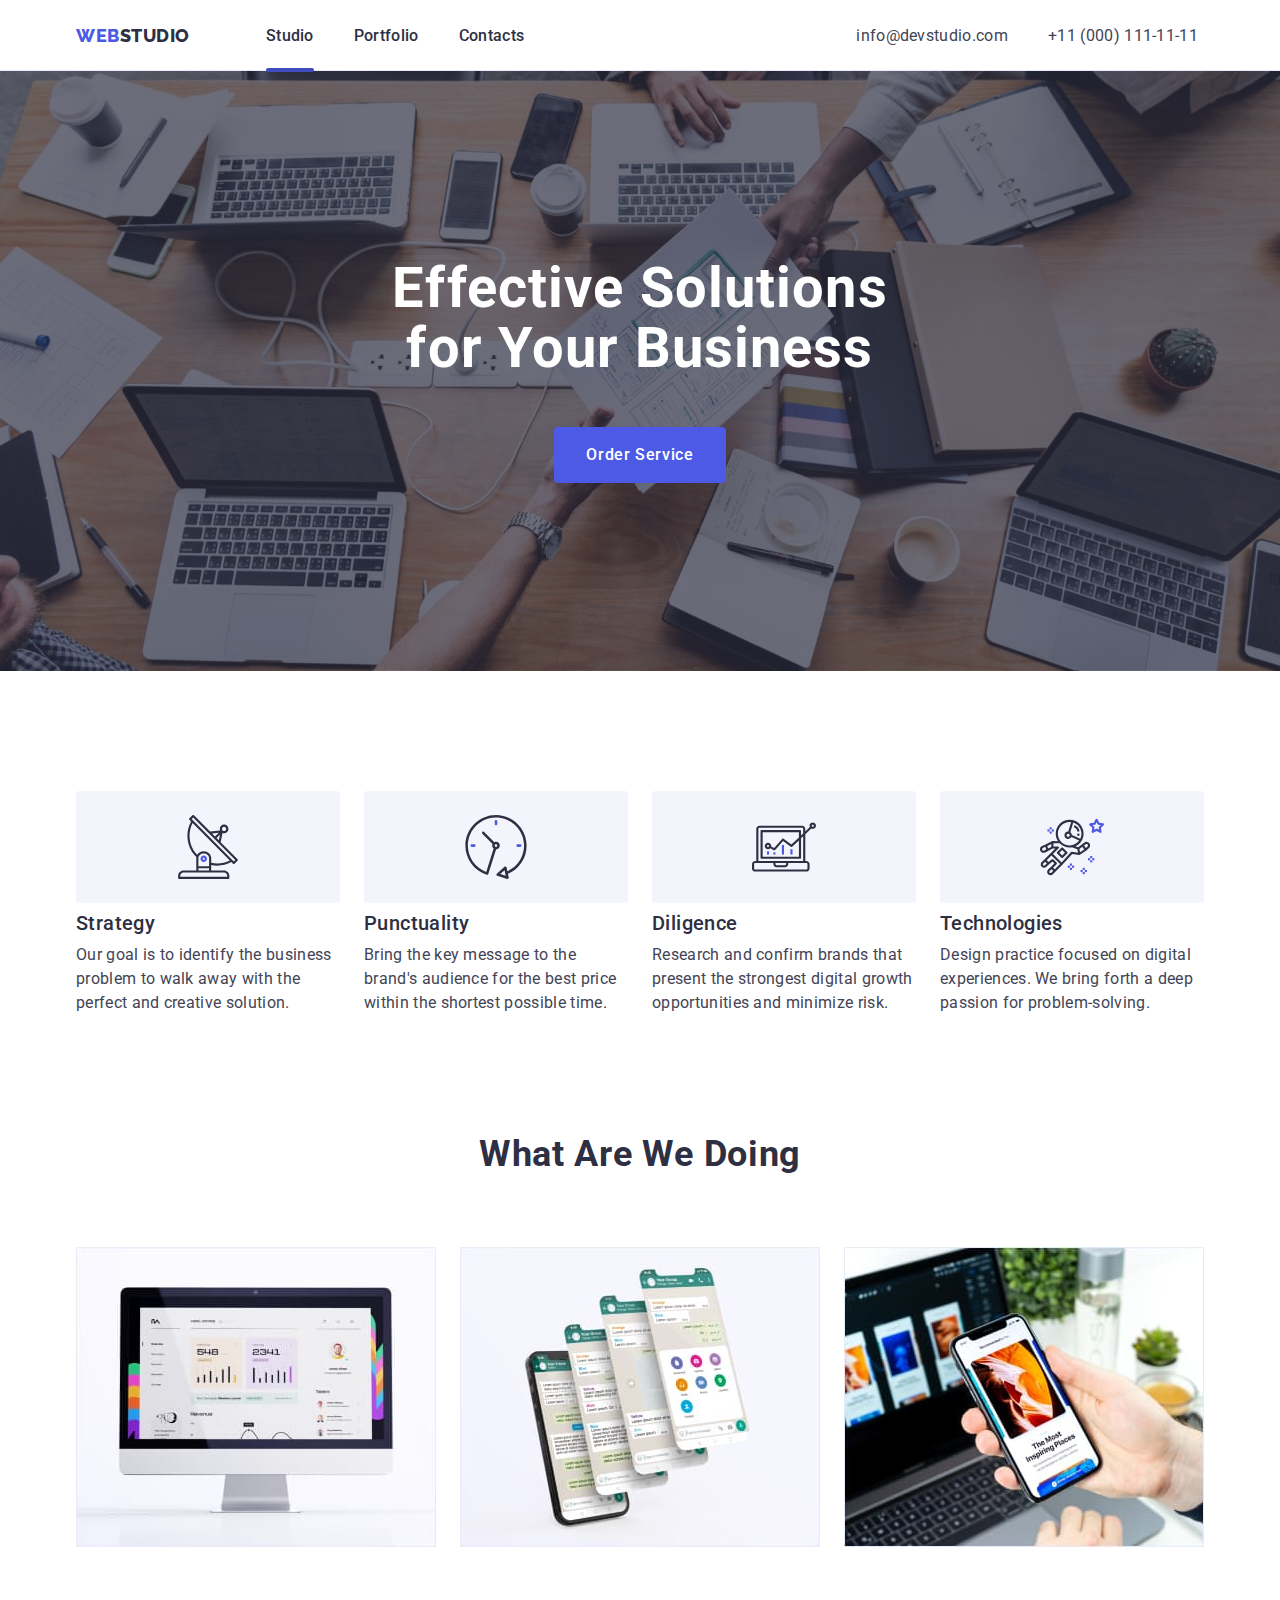
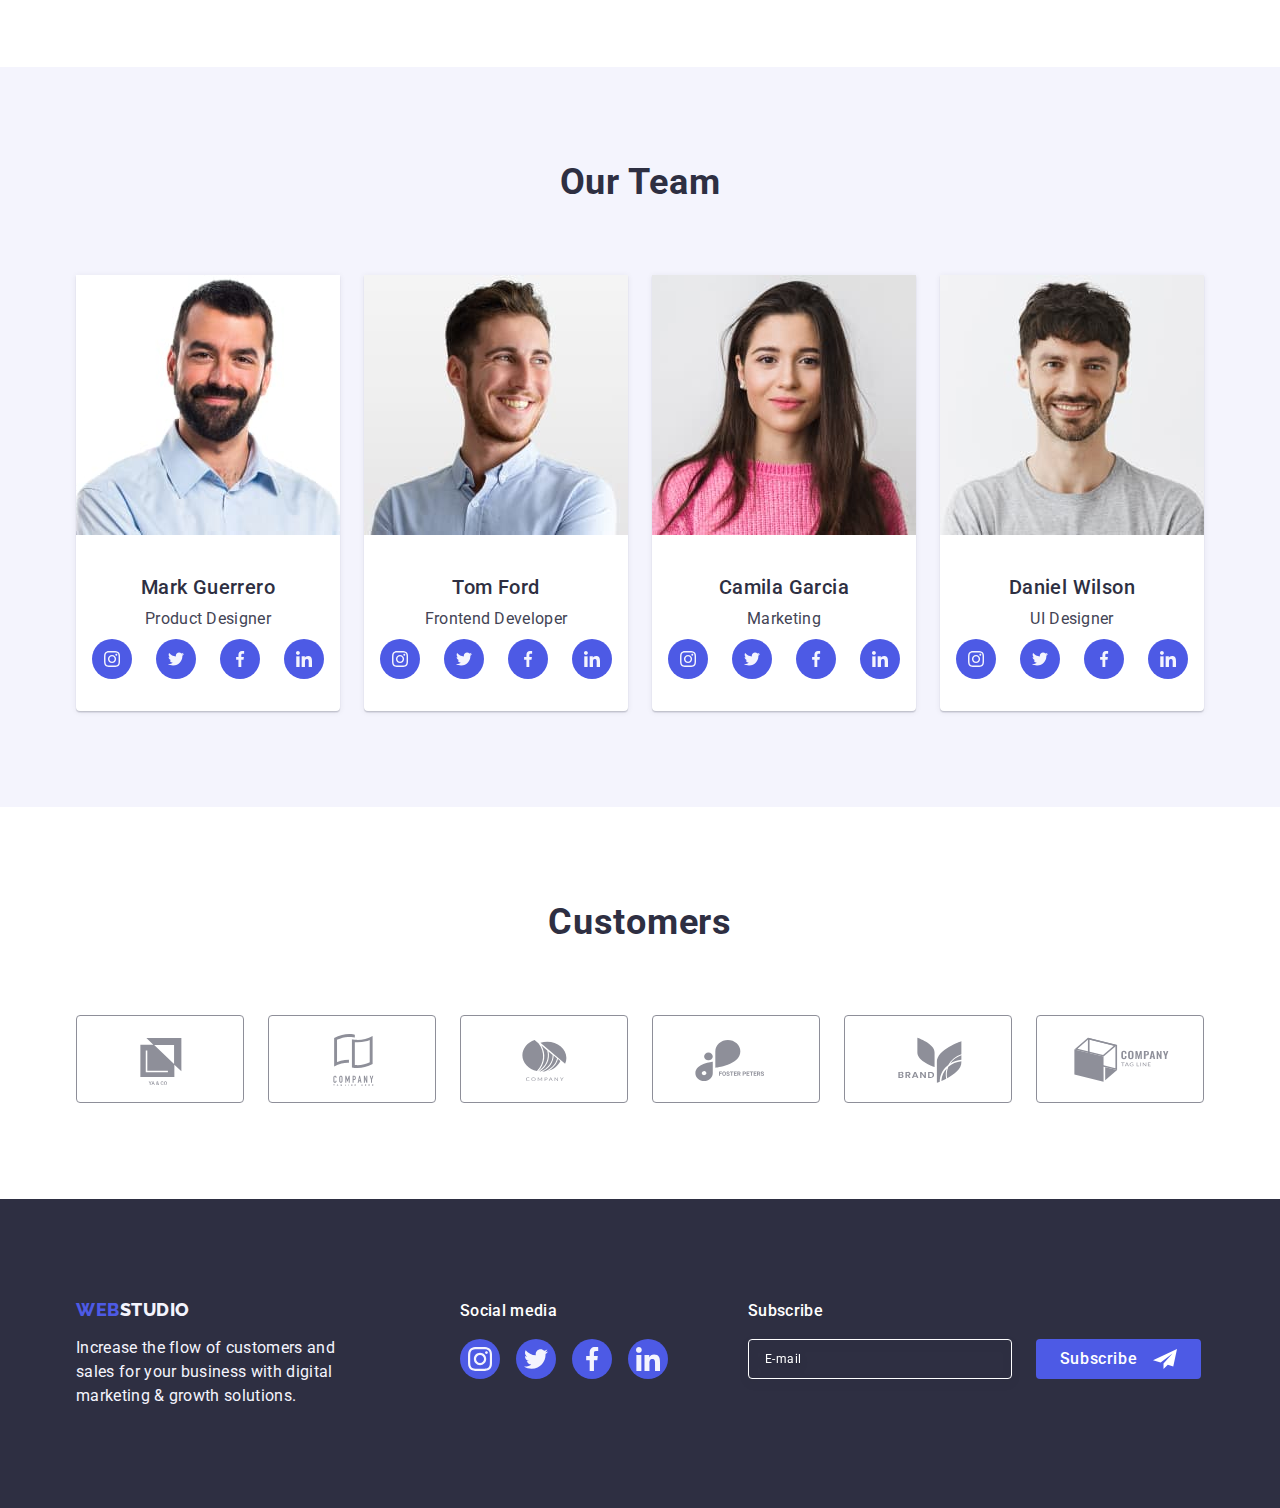
<file: index.html>
<!DOCTYPE html>
<html lang="en">
  <head>
    <meta charset="UTF-8" />
    <meta http-equiv="X-UA-Compatible" content="IE=edge" />
    <meta name="viewport" content="width=device-width, initial-scale=1.0" />
    <title>Web Studio</title>
    <link
      rel="stylesheet"
      href="https://cdnjs.cloudflare.com/ajax/libs/modern-normalize/1.0.0/modern-normalize.min.css"
    />
    <link rel="stylesheet" href="./css/styles.css" />
    <link rel="stylesheet" href="./css/media.css" />
    <link rel="preconnect" href="https://fonts.googleapis.com" />
    <link rel="preconnect" href="https://fonts.gstatic.com" crossorigin />
    <link
      href="https://fonts.googleapis.com/css2?family=Raleway:wght@800&family=Roboto:wght@400;500;700;900&display=swap"
      rel="stylesheet"
    />
  </head>
  <body>
    <header class="header">
      <div class="container header-flex">
        <nav class="nav">
          <a class="logo link" href="./index.html"
            >Web<span class="studio-header">Studio</span></a
          >
          <ul class="list navigation">
            <li>
              <a class="link headlink currient-page" href="./index.html"
                >Studio</a
              >
            </li>
            <li>
              <a class="link headlink" href="./portfolio.html">Portfolio</a>
            </li>
            <li><a class="link headlink" href="">Contacts</a></li>
          </ul>
        </nav>
        <address class="address">
          <ul class="list address-list">
            <li>
              <a class="link address-link" href="mailto:info@devstudio.com"
                >info@devstudio.com</a
              >
            </li>
            <li>
              <a class="link address-link" href="tel:+110001111111"
                >+11 (000) 111-11-11</a
              >
            </li>
          </ul>
        </address>
        <button class="menu-open-btn" type="button" data-menu-open>
          <svg class="menu-open-icon" width="32" height="22">
            <use href="./images/icons.svg#menu"></use>
          </svg>
        </button>
        <div class="mob-menu is-hidden" data-menu>
          <div class="container">
            <button class="mob-menu-close-btn" type="button" data-menu-close>
              <svg class="close-icon" width="8" height="8">
                <use href="./images/icons.svg#close"></use>
              </svg>
            </button>
            <div class="mob-menu-thumb">
              <ul class="list mob-menu-navigation">
                <li class="mob-menu-navigation-item">
                  <a
                    class="link mob-menu-link currient-page"
                    href="./index.html"
                    >Studio</a
                  >
                </li>
                <li class="mob-menu-navigation-item">
                  <a class="link mob-menu-link" href="./portfolio.html"
                    >Portfolio</a
                  >
                </li>
                <li class="mob-menu-navigation-item">
                  <a class="link mob-menu-link" href="">Contacts</a>
                </li>
              </ul>
              <div>
                <address class="mob-menu-address">
                  <ul class="list mob-menu-address-list">
                    <li class="mob-menu-address-item">
                      <a class="link mob-menu-tel" href="tel:+110001111111"
                        >+11 (000) 111-11-11</a
                      >
                    </li>
                    <li class="mob-menu-address-item">
                      <a
                        class="link mob-menu-email"
                        href="mailto:info@devstudio.com"
                        >info@devstudio.com</a
                      >
                    </li>
                  </ul>
                </address>
                <ul class="mob-menu-social-list list">
                  <li class="social-link-item">
                    <a href="" class="social-link">
                      <svg class="social-link-icon" width="24" height="24">
                        <use href="./images/icons.svg#instagram"></use>
                      </svg>
                    </a>
                  </li>
                  <li class="social-link-item">
                    <a href="" class="social-link">
                      <svg class="social-link-icon" width="24" height="24">
                        <use href="./images/icons.svg#twitter"></use>
                      </svg>
                    </a>
                  </li>
                  <li class="social-link-item">
                    <a href="" class="social-link">
                      <svg class="social-link-icon" width="24" height="24">
                        <use href="./images/icons.svg#facebook"></use>
                      </svg>
                    </a>
                  </li>
                  <li class="social-link-item">
                    <a href="" class="social-link">
                      <svg class="social-link-icon" width="24" height="24">
                        <use href="./images/icons.svg#linkedin"></use>
                      </svg>
                    </a>
                  </li>
                </ul>
              </div>
            </div>
          </div>
        </div>
      </div>
    </header>
    <main>
      <section class="hero">
        <div class="container">
          <h1 class="solutions">Effective Solutions for Your Business</h1>
          <button class="order-btn" type="button" data-modal-open>
            Order Service
          </button>
        </div>
      </section>
      <section class="features">
        <div class="container">
          <h2 class="section-headline visually-hidden">Features</h2>
          <ul class="list features-list">
            <li class="features-item">
              <div class="features-icon-box">
                <svg width="64" height="64">
                  <use href="./images/icons.svg#antenna"></use>
                </svg>
              </div>
              <h3 class="lists-headline">Strategy</h3>
              <p class="lists-text">
                Our goal is to identify the business problem to walk away with
                the perfect and creative solution.
              </p>
            </li>
            <li class="features-item">
              <div class="features-icon-box">
                <svg width="64" height="64">
                  <use href="./images/icons.svg#clock"></use>
                </svg>
              </div>
              <h3 class="lists-headline">Punctuality</h3>
              <p class="lists-text">
                Bring the key message to the brand's audience for the best price
                within the shortest possible time.
              </p>
            </li>
            <li class="features-item">
              <div class="features-icon-box">
                <svg width="64" height="64">
                  <use href="./images/icons.svg#diagram"></use>
                </svg>
              </div>
              <h3 class="lists-headline">Diligence</h3>
              <p class="lists-text">
                Research and confirm brands that present the strongest digital
                growth opportunities and minimize risk.
              </p>
            </li>
            <li class="features-item">
              <div class="features-icon-box">
                <svg width="64" height="64">
                  <use href="./images/icons.svg#astronaut"></use>
                </svg>
              </div>
              <h3 class="lists-headline">Technologies</h3>
              <p class="lists-text">
                Design practice focused on digital experiences. We bring forth a
                deep passion for problem-solving.
              </p>
            </li>
          </ul>
        </div>
      </section>
      <section class="our-products">
        <div class="container">
          <h2 class="section-headline">What are we doing</h2>
          <ul class="list our-products-list">
            <li class="our-products-item">
              <img
                srcset="./images/studio/computer-2x.jpg 2x"
                src="./images/studio/computer.jpg"
                alt="imac with statistic"
                width="360"
                height="300"
              />
            </li>
            <li class="our-products-item">
              <img
                srcset="./images/studio/phone-screens-2x.jpg 2x"
                src="./images/studio/phone-screens.jpg"
                alt="phone with opened 4 pages"
                width="360"
                height="300"
              />
            </li>
            <li class="our-products-item">
              <img
                srcset="./images/studio/phone-in-hend-2x.jpg 2x"
                src="./images/studio/phone-in-hend.jpg"
                alt="phone in hand"
                width="360"
                height="300"
              />
            </li>
          </ul>
        </div>
      </section>
      <section class="team">
        <div class="container">
          <h2 class="section-headline">Our Team</h2>
          <ul class="list team-list">
            <li class="teammate">
              <img
                class="teammate-photo"
                srcset="./images/studio/guerrero-2x.jpg 2x"
                src="./images/studio/guerrero.jpg"
                alt="mark guerrero"
                width="264"
                height="260"
              />
              <div class="personal-info">
                <h3 class="teammate-name">Mark Guerrero</h3>
                <p class="lists-text teammate-position">Product Designer</p>
                <ul class="social-link-list list">
                  <li class="social-link-item">
                    <a href="" class="social-link">
                      <svg class="social-link-icon" width="16" height="16">
                        <use href="./images/icons.svg#instagram"></use>
                      </svg>
                    </a>
                  </li>
                  <li class="social-link-item">
                    <a href="" class="social-link">
                      <svg class="social-link-icon" width="16" height="16">
                        <use href="./images/icons.svg#twitter"></use>
                      </svg>
                    </a>
                  </li>
                  <li class="social-link-item">
                    <a href="" class="social-link">
                      <svg class="social-link-icon" width="16" height="16">
                        <use href="./images/icons.svg#facebook"></use>
                      </svg>
                    </a>
                  </li>
                  <li class="social-link-item">
                    <a href="" class="social-link">
                      <svg class="social-link-icon" width="16" height="16">
                        <use href="./images/icons.svg#linkedin"></use>
                      </svg>
                    </a>
                  </li>
                </ul>
              </div>
            </li>
            <li class="teammate">
              <img
                class="teammate-photo"
                srcset="./images/studio/ford-2x.jpg 2x"
                src="./images/studio/ford.jpg"
                alt="tom ford"
                width="264"
                height="260"
              />
              <div class="personal-info">
                <h3 class="teammate-name">Tom Ford</h3>
                <p class="lists-text teammate-position">Frontend Developer</p>
                <ul class="social-link-list list">
                  <li class="social-link-item">
                    <a href="" class="social-link">
                      <svg class="social-link-icon" width="16" height="16">
                        <use href="./images/icons.svg#instagram"></use>
                      </svg>
                    </a>
                  </li>
                  <li class="social-link-item">
                    <a href="" class="social-link">
                      <svg class="social-link-icon" width="16" height="16">
                        <use href="./images/icons.svg#twitter"></use>
                      </svg>
                    </a>
                  </li>
                  <li class="social-link-item">
                    <a href="" class="social-link">
                      <svg class="social-link-icon" width="16" height="16">
                        <use href="./images/icons.svg#facebook"></use>
                      </svg>
                    </a>
                  </li>
                  <li class="social-link-item">
                    <a href="" class="social-link">
                      <svg class="social-link-icon" width="16" height="16">
                        <use href="./images/icons.svg#linkedin"></use>
                      </svg>
                    </a>
                  </li>
                </ul>
              </div>
            </li>
            <li class="teammate">
              <img
                class="teammate-photo"
                srcset="./images/studio/garcia-2x.jpg 2x"
                src="./images/studio/garcia.jpg"
                alt="camila garcia"
                width="264"
                height="260"
              />
              <div class="personal-info">
                <h3 class="teammate-name">Camila Garcia</h3>
                <p class="lists-text teammate-position">Marketing</p>
                <ul class="social-link-list list">
                  <li class="social-link-item">
                    <a href="" class="social-link">
                      <svg class="social-link-icon" width="16" height="16">
                        <use href="./images/icons.svg#instagram"></use>
                      </svg>
                    </a>
                  </li>
                  <li class="social-link-item">
                    <a href="" class="social-link">
                      <svg class="social-link-icon" width="16" height="16">
                        <use href="./images/icons.svg#twitter"></use>
                      </svg>
                    </a>
                  </li>
                  <li class="social-link-item">
                    <a href="" class="social-link">
                      <svg class="social-link-icon" width="16" height="16">
                        <use href="./images/icons.svg#facebook"></use>
                      </svg>
                    </a>
                  </li>
                  <li class="social-link-item">
                    <a href="" class="social-link">
                      <svg class="social-link-icon" width="16" height="16">
                        <use href="./images/icons.svg#linkedin"></use>
                      </svg>
                    </a>
                  </li>
                </ul>
              </div>
            </li>
            <li class="teammate">
              <img
                class="teammate-photo"
                srcset="./images/studio/wilson-2x.jpg 2x"
                src="./images/studio/wilson.jpg"
                alt="daniel wilson"
                width="264"
                height="260"
              />
              <div class="personal-info">
                <h3 class="teammate-name">Daniel Wilson</h3>
                <p class="lists-text teammate-position">UI Designer</p>
                <ul class="social-link-list list">
                  <li class="social-link-item">
                    <a href="" class="social-link">
                      <svg class="social-link-icon" width="16" height="16">
                        <use href="./images/icons.svg#instagram"></use>
                      </svg>
                    </a>
                  </li>
                  <li class="social-link-item">
                    <a href="" class="social-link">
                      <svg class="social-link-icon" width="16" height="16">
                        <use href="./images/icons.svg#twitter"></use>
                      </svg>
                    </a>
                  </li>
                  <li class="social-link-item">
                    <a href="" class="social-link">
                      <svg class="social-link-icon" width="16" height="16">
                        <use href="./images/icons.svg#facebook"></use>
                      </svg>
                    </a>
                  </li>
                  <li class="social-link-item">
                    <a href="" class="social-link">
                      <svg class="social-link-icon" width="16" height="16">
                        <use href="./images/icons.svg#linkedin"></use>
                      </svg>
                    </a>
                  </li>
                </ul>
              </div>
            </li>
          </ul>
        </div>
      </section>
      <section class="customers">
        <div class="container">
          <h2 class="section-headline customers-headline">Customers</h2>
          <ul class="list customers-list">
            <li class="customer-item">
              <a href="" class="customer-link">
                <svg class="customer-icon" width="104" height="56">
                  <use href="./images/icons.svg#first-client"></use>
                </svg>
              </a>
            </li>
            <li class="customer-item">
              <a href="" class="customer-link">
                <svg class="customer-icon" width="104" height="56">
                  <use href="./images/icons.svg#second-client"></use>
                </svg>
              </a>
            </li>
            <li class="customer-item">
              <a href="" class="customer-link">
                <svg class="customer-icon" width="104" height="56">
                  <use href="./images/icons.svg#third-client"></use>
                </svg>
              </a>
            </li>
            <li class="customer-item">
              <a href="" class="customer-link">
                <svg class="customer-icon" width="104" height="56">
                  <use href="./images/icons.svg#fourth-client"></use>
                </svg>
              </a>
            </li>
            <li class="customer-item">
              <a href="" class="customer-link">
                <svg class="customer-icon" width="104" height="56">
                  <use href="./images/icons.svg#fifth-client"></use>
                </svg>
              </a>
            </li>
            <li class="customer-item">
              <a href="" class="customer-link">
                <svg class="customer-icon" width="104" height="56">
                  <use href="./images/icons.svg#sixth-client"></use>
                </svg>
              </a>
            </li>
          </ul>
        </div>
      </section>
    </main>
    <footer class="footer">
      <div class="container footer-container">
        <div class="footer-logo-container">
          <a class="logo link footer-logo" href="./index.html"
            >Web<span class="studio-footer">Studio</span></a
          >
          <p class="footer-text">
            Increase the flow of customers and sales for your business with
            digital marketing & growth solutions.
          </p>
        </div>
        <div class="footer-social">
          <p class="social-media">Social media</p>
          <ul class="footer-social-list list">
            <li class="social-link-item">
              <a href="" class="social-link footer-social-link">
                <svg class="social-link-icon" width="24" height="24">
                  <use href="./images/icons.svg#instagram"></use>
                </svg>
              </a>
            </li>
            <li class="social-link-item">
              <a href="" class="social-link footer-social-link">
                <svg class="social-link-icon" width="24" height="24">
                  <use href="./images/icons.svg#twitter"></use>
                </svg>
              </a>
            </li>
            <li class="social-link-item">
              <a href="" class="social-link footer-social-link">
                <svg class="social-link-icon" width="24" height="24">
                  <use href="./images/icons.svg#facebook"></use>
                </svg>
              </a>
            </li>
            <li class="social-link-item">
              <a href="" class="social-link footer-social-link">
                <svg class="social-link-icon" width="24" height="24">
                  <use href="./images/icons.svg#linkedin"></use>
                </svg>
              </a>
            </li>
          </ul>
        </div>
        <div class="subscribe-box">
          <p class="subscribe-title">Subscribe</p>
          <form class="subscribe-form">
            <label class="subscribe-field">
              <input
                class="subscribe-input"
                type="email"
                name="email-subscribe"
                placeholder="E-mail"
              />
            </label>
            <button class="subscribe-btn" type="submit">
              Subscribe
              <svg class="subscribe-icon" width="24" height="24">
                <use href="./images/icons.svg#plane"></use>
              </svg>
            </button>
          </form>
        </div>
      </div>
    </footer>
    <div class="backdrop is-hidden" data-modal>
      <div class="modal">
        <button class="close-btn" type="button" data-modal-close>
          <svg class="close-icon" width="8" height="8">
            <use href="./images/icons.svg#close"></use>
          </svg>
        </button>
        <p class="form-group-title" id="title-callback">
          Leave your contacts and we will call you back
        </p>
        <form class="modal-form">
          <div class="modal-form-field">
            <label class="modal-label" for="user-name">Name</label>
            <div class="modal-input-field">
              <input
                class="modal-input"
                type="text"
                name="user-name"
                id="user-name"
                autocomplete="off"
              />
              <svg class="modal-input-icon" width="18" height="24">
                <use href="./images/icons.svg#human"></use>
              </svg>
            </div>
          </div>
          <div class="modal-form-field">
            <label class="modal-label" for="user-phone">Phone</label>
            <div class="modal-input-field">
              <input
                class="modal-input"
                type="text"
                name="user-phone"
                id="user-phone"
              />
              <svg class="modal-input-icon" width="18" height="24">
                <use href="./images/icons.svg#phone"></use>
              </svg>
            </div>
          </div>
          <div class="modal-form-field">
            <label class="modal-label" for="user-email">Email</label>
            <div class="modal-input-field">
              <input
                class="modal-input"
                type="text"
                name="user-email"
                id="user-email"
              />
              <svg class="modal-input-icon" width="18" height="24">
                <use href="./images/icons.svg#envelope"></use>
              </svg>
            </div>
          </div>
          <div class="modal-comment-field">
            <label class="modal-label" for="user-comment">Comment</label>
            <textarea
              class="modal-ta"
              name="user-comment"
              placeholder="Text input"
              id="user-comment"
            ></textarea>
          </div>
          <div class="modal-privacy-field">
            <input
              class="modal-privacy-checkbox visually-hidden"
              type="checkbox"
              value="true"
              name="user-privacy"
              id="user-privacy"
            />
            <label class="privacy-label" for="user-privacy">
              <span class="checkbox">
                <svg class="checkbox-icon" width="10" height="8">
                  <use href="./images/icons.svg#checkbox"></use>
                </svg> </span
              >I accept the terms and conditions of the
              <a class="modal-policy-link" href="">Privacy Policy</a>
            </label>
          </div>
          <button class="modal-sumbit-btn" type="submit">Send</button>
        </form>
      </div>
    </div>
    <script src="./modal.js"></script>
    <script src="./mobile-menu.js"></script>
  </body>
</html>
</file>
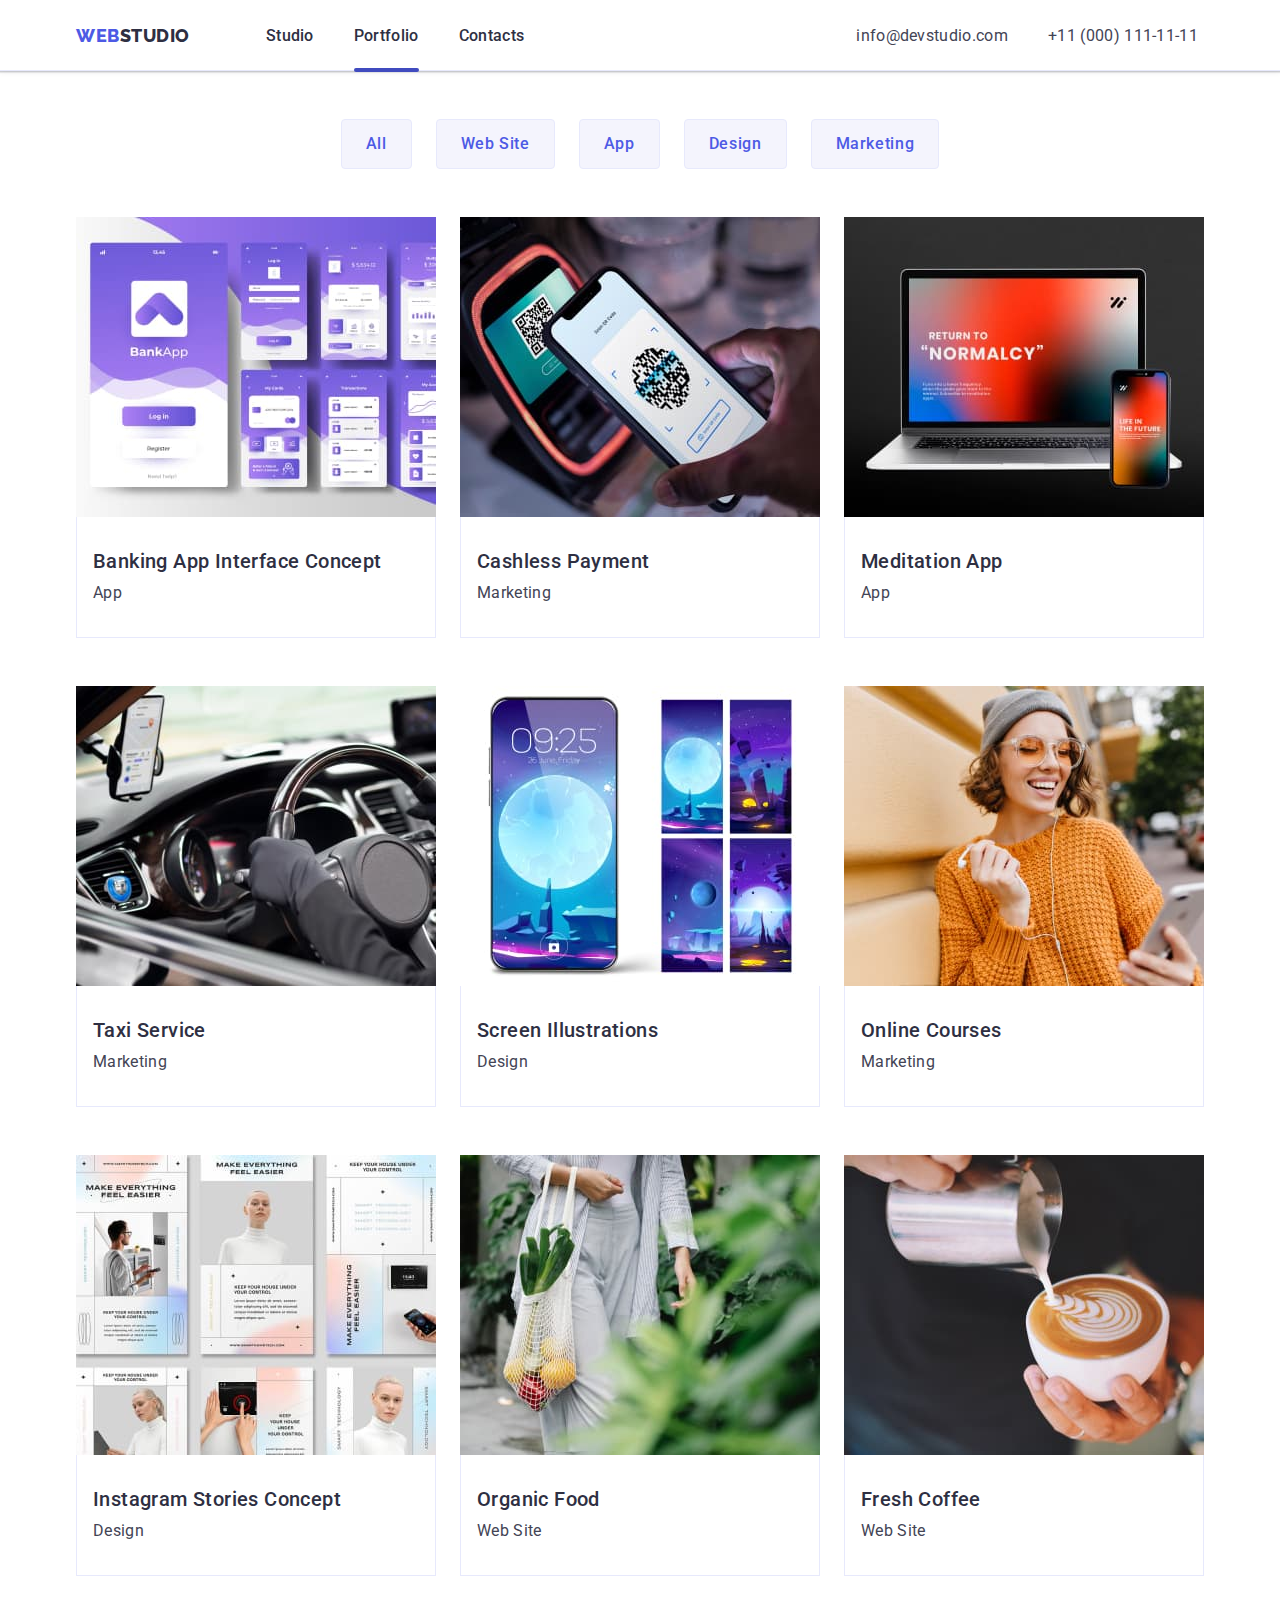
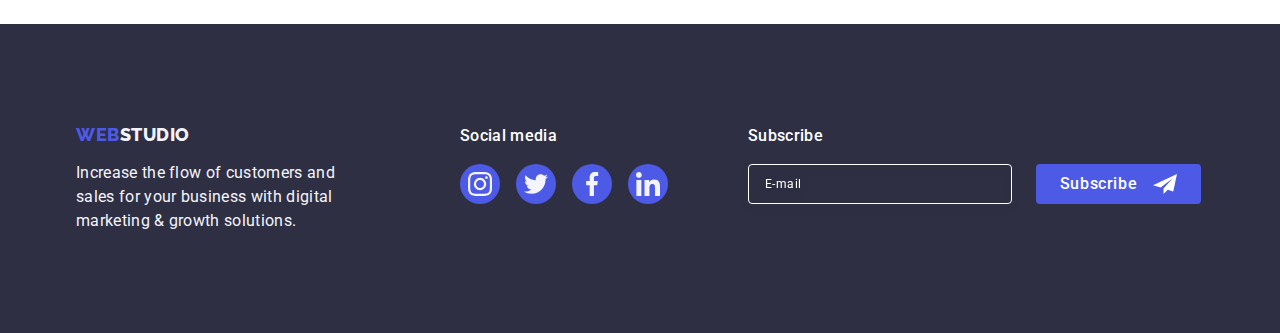
<file: portfolio.html>
<!DOCTYPE html>
<html lang="en">
  <head>
    <meta charset="UTF-8" />
    <meta http-equiv="X-UA-Compatible" content="IE=edge" />
    <meta name="viewport" content="width=device-width, initial-scale=1.0" />
    <title>Portfolio</title>
    <link
      rel="stylesheet"
      href="https://cdnjs.cloudflare.com/ajax/libs/modern-normalize/1.0.0/modern-normalize.min.css"
    />
    <link rel="stylesheet" href="./css/styles.css" />
    <link rel="stylesheet" href="./css/media.css" />
    <link rel="preconnect" href="https://fonts.googleapis.com" />
    <link rel="preconnect" href="https://fonts.gstatic.com" crossorigin />
    <link
      href="https://fonts.googleapis.com/css2?family=Raleway:wght@800&family=Roboto:wght@400;500;700;900&display=swap"
      rel="stylesheet"
    />
  </head>
  <body>
    <header class="header">
      <div class="container header-flex">
        <nav class="nav">
          <a class="logo link" href="./index.html"
            >Web<span class="studio-header">Studio</span></a
          >
          <ul class="list navigation">
            <li>
              <a class="link headlink" href="./index.html">Studio</a>
            </li>
            <li>
              <a class="link headlink currient-page" href="./portfolio.html"
                >Portfolio</a
              >
            </li>
            <li><a class="link headlink" href="">Contacts</a></li>
          </ul>
        </nav>
        <address class="address">
          <ul class="list address-list">
            <li>
              <a class="link address-link" href="mailto:info@devstudio.com"
                >info@devstudio.com</a
              >
            </li>
            <li>
              <a class="link address-link" href="tel:+110001111111"
                >+11 (000) 111-11-11</a
              >
            </li>
          </ul>
        </address>
        <button class="menu-open-btn" type="button" data-menu-open>
          <svg class="menu-open-icon" width="32" height="22">
            <use href="./images/icons.svg#menu"></use>
          </svg>
        </button>
        <div class="mob-menu is-hidden" data-menu>
          <div class="container">
            <button class="mob-menu-close-btn" type="button" data-menu-close>
              <svg class="close-icon" width="8" height="8">
                <use href="./images/icons.svg#close"></use>
              </svg>
            </button>
            <div class="mob-menu-thumb">
              <ul class="list mob-menu-navigation">
                <li class="mob-menu-navigation-item">
                  <a
                    class="link mob-menu-link currient-page"
                    href="./index.html"
                    >Studio</a
                  >
                </li>
                <li class="mob-menu-navigation-item">
                  <a class="link mob-menu-link" href="./portfolio.html"
                    >Portfolio</a
                  >
                </li>
                <li class="mob-menu-navigation-item">
                  <a class="link mob-menu-link" href="">Contacts</a>
                </li>
              </ul>
              <div>
                <address class="mob-menu-address">
                  <ul class="list mob-menu-address-list">
                    <li class="mob-menu-address-item">
                      <a class="link mob-menu-tel" href="tel:+110001111111"
                        >+11 (000) 111-11-11</a
                      >
                    </li>
                    <li class="mob-menu-address-item">
                      <a
                        class="link mob-menu-email"
                        href="mailto:info@devstudio.com"
                        >info@devstudio.com</a
                      >
                    </li>
                  </ul>
                </address>
                <ul class="mob-menu-social-list list">
                  <li class="social-link-item">
                    <a href="" class="social-link">
                      <svg class="social-link-icon" width="24" height="24">
                        <use href="./images/icons.svg#instagram"></use>
                      </svg>
                    </a>
                  </li>
                  <li class="social-link-item">
                    <a href="" class="social-link">
                      <svg class="social-link-icon" width="24" height="24">
                        <use href="./images/icons.svg#twitter"></use>
                      </svg>
                    </a>
                  </li>
                  <li class="social-link-item">
                    <a href="" class="social-link">
                      <svg class="social-link-icon" width="24" height="24">
                        <use href="./images/icons.svg#facebook"></use>
                      </svg>
                    </a>
                  </li>
                  <li class="social-link-item">
                    <a href="" class="social-link">
                      <svg class="social-link-icon" width="24" height="24">
                        <use href="./images/icons.svg#linkedin"></use>
                      </svg>
                    </a>
                  </li>
                </ul>
              </div>
            </div>
          </div>
        </div>
      </div>
    </header>
    <main>
      <section class="section-products">
        <div class="container">
          <h1 class="visually-hidden">Products</h1>
          <ul class="list filtre-btns">
            <li class="filtre-btn-item">
              <button class="filtre-btn" type="button">All</button>
            </li>
            <li class="filtre-btn-item">
              <button class="filtre-btn" type="button">Web Site</button>
            </li>
            <li class="filtre-btn-item">
              <button class="filtre-btn" type="button">App</button>
            </li>
            <li class="filtre-btn-item">
              <button class="filtre-btn" type="button">Design</button>
            </li>
            <li class="filtre-btn-item">
              <button class="filtre-btn" type="button">Marketing</button>
            </li>
          </ul>
          <ul class="list products">
            <li class="products-item">
              <a class="link product-link" href="">
                <div class="product-thumb">
                  <picture>
                    <source
                      srcset="
                        ./images/portfolio/desktop/interface-concept.jpg    1x,
                        ./images/portfolio/desktop/interface-concept-2x.jpg 2x
                      "
                      media="(min-width: 1158px)"
                    />
                    <source
                      srcset="
                        ./images/portfolio/tablet/interface-concept.jpg    1x,
                        ./images/portfolio/tablet/interface-concept-2x.jpg 2x
                      "
                      media="(min-width: 768px)"
                    />
                    <source
                      srcset="
                        ./images/portfolio/mobile/interface-concept.jpg    1x,
                        ./images/portfolio/mobile/interface-concept-2x.jpg 2x
                      "
                      media="(max-width: 767px)"
                    />
                    <img
                      class="product-img"
                      src="./images/portfolio/mobile/interface-concept.jpg"
                      alt="app concept"
                    />
                  </picture>
                  <p class="product-text">
                    14 Stylish and User-Friendly App Design Concepts · Task
                    Manager App · Calorie Tracker App · Exotic Fruit Ecommerce
                    App · Cloud Storage App
                  </p>
                </div>
                <div class="description">
                  <h2 class="product-name">Banking App Interface Concept</h2>
                  <p class="lists-text product-type">App</p>
                </div>
              </a>
            </li>
            <li class="products-item">
              <a class="link product-link" href="">
                <div class="product-thumb">
                  <picture>
                    <source
                      srcset="
                        ./images/portfolio/desktop/cashless-payment.jpg    1x,
                        ./images/portfolio/desktop/cashless-payment-2x.jpg 2x
                      "
                      media="(min-width: 1158px)"
                    />
                    <source
                      srcset="
                        ./images/portfolio/tablet/cashless-payment.jpg    1x,
                        ./images/portfolio/tablet/cashless-payment-2x.jpg 2x
                      "
                      media="(min-width: 768px)"
                    />
                    <source
                      srcset="
                        ./images/portfolio/mobile/cashless-payment.jpg    1x,
                        ./images/portfolio/mobile/cashless-payment-2x.jpg 2x
                      "
                      media="(max-width: 767px)"
                    />
                    <img
                      class="product-img"
                      src="./images/portfolio/mobile/cashless-payment.jpg"
                      alt="app concept"
                    />
                  </picture>
                  <p class="product-text">
                    14 Stylish and User-Friendly App Design Concepts · Task
                    Manager App · Calorie Tracker App · Exotic Fruit Ecommerce
                    App · Cloud Storage App
                  </p>
                </div>
                <div class="description">
                  <h2 class="product-name">Cashless Payment</h2>
                  <p class="lists-text product-type">Marketing</p>
                </div>
              </a>
            </li>
            <li class="products-item">
              <a class="link product-link" href="">
                <div class="product-thumb">
                  <picture>
                    <source
                      srcset="
                        ./images/portfolio/desktop/meditation-app.jpg    1x,
                        ./images/portfolio/desktop/meditation-app-2x.jpg 2x
                      "
                      media="(min-width: 1158px)"
                    />
                    <source
                      srcset="
                        ./images/portfolio/tablet/meditation-app.jpg    1x,
                        ./images/portfolio/tablet/meditation-app-2x.jpg 2x
                      "
                      media="(min-width: 768px)"
                    />
                    <source
                      srcset="
                        ./images/portfolio/mobile/meditation-app.jpg    1x,
                        ./images/portfolio/mobile/meditation-app-2x.jpg 2x
                      "
                      media="(max-width: 767px)"
                    />
                    <img
                      class="product-img"
                      src="./images/portfolio/mobile/meditation-app.jpg"
                      alt="app concept"
                    />
                  </picture>
                  <p class="product-text">
                    14 Stylish and User-Friendly App Design Concepts · Task
                    Manager App · Calorie Tracker App · Exotic Fruit Ecommerce
                    App · Cloud Storage App
                  </p>
                </div>
                <div class="description">
                  <h2 class="product-name">Meditation App</h2>
                  <p class="lists-text product-type">App</p>
                </div>
              </a>
            </li>
            <li class="products-item">
              <a class="link product-link" href="">
                <div class="product-thumb">
                  <picture>
                    <source
                      srcset="
                        ./images/portfolio/desktop/taxi-service.jpg    1x,
                        ./images/portfolio/desktop/taxi-service-2x.jpg 2x
                      "
                      media="(min-width: 1158px)"
                    />
                    <source
                      srcset="
                        ./images/portfolio/tablet/taxi-service.jpg    1x,
                        ./images/portfolio/tablet/taxi-service-2x.jpg 2x
                      "
                      media="(min-width: 768px)"
                    />
                    <source
                      srcset="
                        ./images/portfolio/mobile/taxi-service.jpg    1x,
                        ./images/portfolio/mobile/taxi-service-2x.jpg 2x
                      "
                      media="(max-width: 767px)"
                    />
                    <img
                      class="product-img"
                      src="./images/portfolio/mobile/taxi-service.jpg"
                      alt="app concept"
                    />
                  </picture>
                  <p class="product-text">
                    14 Stylish and User-Friendly App Design Concepts · Task
                    Manager App · Calorie Tracker App · Exotic Fruit Ecommerce
                    App · Cloud Storage App
                  </p>
                </div>
                <div class="description">
                  <h2 class="product-name">Taxi Service</h2>
                  <p class="lists-text product-type">Marketing</p>
                </div>
              </a>
            </li>
            <li class="products-item">
              <a class="link product-link" href="">
                <div class="product-thumb">
                  <picture>
                    <source
                      srcset="
                        ./images/portfolio/desktop/screen-illustrations.jpg    1x,
                        ./images/portfolio/desktop/screen-illustrations-2x.jpg 2x
                      "
                      media="(min-width: 1158px)"
                    />
                    <source
                      srcset="
                        ./images/portfolio/tablet/screen-illustrations.jpg    1x,
                        ./images/portfolio/tablet/screen-illustrations-2x.jpg 2x
                      "
                      media="(min-width: 768px)"
                    />
                    <source
                      srcset="
                        ./images/portfolio/mobile/screen-illustrations.jpg    1x,
                        ./images/portfolio/mobile/screen-illustrations-2x.jpg 2x
                      "
                      media="(max-width: 767px)"
                    />
                    <img
                      class="product-img"
                      src="./images/portfolio/mobile/screen-illustrations.jpg"
                      alt="app concept"
                    />
                  </picture>
                  <p class="product-text">
                    14 Stylish and User-Friendly App Design Concepts · Task
                    Manager App · Calorie Tracker App · Exotic Fruit Ecommerce
                    App · Cloud Storage App
                  </p>
                </div>
                <div class="description">
                  <h2 class="product-name">Screen Illustrations</h2>
                  <p class="lists-text product-type">Design</p>
                </div>
              </a>
            </li>
            <li class="products-item">
              <a class="link product-link" href="">
                <div class="product-thumb">
                  <picture>
                    <source
                      srcset="
                        ./images/portfolio/desktop/online-courses.jpg    1x,
                        ./images/portfolio/desktop/online-courses-2x.jpg 2x
                      "
                      media="(min-width: 1158px)"
                    />
                    <source
                      srcset="
                        ./images/portfolio/tablet/online-courses.jpg    1x,
                        ./images/portfolio/tablet/online-courses-2x.jpg 2x
                      "
                      media="(min-width: 768px)"
                    />
                    <source
                      srcset="
                        ./images/portfolio/mobile/online-courses.jpg    1x,
                        ./images/portfolio/mobile/online-courses-2x.jpg 2x
                      "
                      media="(max-width: 767px)"
                    />
                    <img
                      class="product-img"
                      src="./images/portfolio/mobile/online-courses.jpg"
                      alt="app concept"
                    />
                  </picture>
                  <p class="product-text">
                    14 Stylish and User-Friendly App Design Concepts · Task
                    Manager App · Calorie Tracker App · Exotic Fruit Ecommerce
                    App · Cloud Storage App
                  </p>
                </div>
                <div class="description">
                  <h2 class="product-name">Online Courses</h2>
                  <p class="lists-text product-type">Marketing</p>
                </div>
              </a>
            </li>
            <li class="products-item">
              <a class="link product-link" href="">
                <div class="product-thumb">
                  <picture>
                    <source
                      srcset="
                        ./images/portfolio/desktop/instagram-stories-concept.jpg    1x,
                        ./images/portfolio/desktop/instagram-stories-concept-2x.jpg 2x
                      "
                      media="(min-width: 1158px)"
                    />
                    <source
                      srcset="
                        ./images/portfolio/tablet/instagram-stories-concept.jpg    1x,
                        ./images/portfolio/tablet/instagram-stories-concept-2x.jpg 2x
                      "
                      media="(min-width: 768px)"
                    />
                    <source
                      srcset="
                        ./images/portfolio/mobile/instagram-stories-concept.jpg    1x,
                        ./images/portfolio/mobile/instagram-stories-concept-2x.jpg 2x
                      "
                      media="(max-width: 767px)"
                    />
                    <img
                      class="product-img"
                      src="./images/portfolio/mobile/instagram-stories-concept.jpg"
                      alt="app concept"
                    />
                  </picture>
                  <p class="product-text">
                    14 Stylish and User-Friendly App Design Concepts · Task
                    Manager App · Calorie Tracker App · Exotic Fruit Ecommerce
                    App · Cloud Storage App
                  </p>
                </div>
                <div class="description">
                  <h2 class="product-name">Instagram Stories Concept</h2>
                  <p class="lists-text product-type">Design</p>
                </div>
              </a>
            </li>
            <li class="products-item">
              <a class="link product-link" href="">
                <div class="product-thumb">
                  <picture>
                    <source
                      srcset="
                        ./images/portfolio/desktop/organic-food.jpg    1x,
                        ./images/portfolio/desktop/organic-food-2x.jpg 2x
                      "
                      media="(min-width: 1158px)"
                    />
                    <source
                      srcset="
                        ./images/portfolio/tablet/organic-food.jpg    1x,
                        ./images/portfolio/tablet/organic-food-2x.jpg 2x
                      "
                      media="(min-width: 768px)"
                    />
                    <source
                      srcset="
                        ./images/portfolio/mobile/organic-food.jpg    1x,
                        ./images/portfolio/mobile/organic-food-2x.jpg 2x
                      "
                      media="(max-width: 767px)"
                    />
                    <img
                      class="product-img"
                      src="./images/portfolio/mobile/organic-food.jpg"
                      alt="app concept"
                    />
                  </picture>
                  <p class="product-text">
                    14 Stylish and User-Friendly App Design Concepts · Task
                    Manager App · Calorie Tracker App · Exotic Fruit Ecommerce
                    App · Cloud Storage App
                  </p>
                </div>
                <div class="description">
                  <h2 class="product-name">Organic Food</h2>
                  <p class="lists-text product-type">Web Site</p>
                </div>
              </a>
            </li>
            <li class="products-item">
              <a class="link product-link" href="">
                <div class="product-thumb">
                  <picture>
                    <source
                      srcset="
                        ./images/portfolio/desktop/fresh-coffe.jpg    1x,
                        ./images/portfolio/desktop/fresh-coffe-2x.jpg 2x
                      "
                      media="(min-width: 1158px)"
                    />

                    <source
                      srcset="
                        ./images/portfolio/tablet/fresh-coffe.jpg    1x,
                        ./images/portfolio/tablet/fresh-coffe-2x.jpg 2x
                      "
                      media="(min-width: 768px)"
                    />
                    <source
                      srcset="
                        ./images/portfolio/mobile/fresh-coffe.jpg    1x,
                        ./images/portfolio/mobile/fresh-coffe-2x.jpg 2x
                      "
                      media="(max-width: 767px)"
                    />
                    <img
                      class="product-img"
                      src="./images/portfolio/mobile/fresh-coffe.jpg"
                      alt="app concept"
                    />
                  </picture>
                  <p class="product-text">
                    14 Stylish and User-Friendly App Design Concepts · Task
                    Manager App · Calorie Tracker App · Exotic Fruit Ecommerce
                    App · Cloud Storage App
                  </p>
                </div>
                <div class="description">
                  <h2 class="product-name">Fresh Coffee</h2>
                  <p class="lists-text product-type">Web Site</p>
                </div>
              </a>
            </li>
          </ul>
        </div>
      </section>
    </main>
    <footer class="footer">
      <div class="container footer-container">
        <div class="footer-logo-container">
          <a class="logo link footer-logo" href="./index.html"
            >Web<span class="studio-footer">Studio</span></a
          >
          <p class="footer-text">
            Increase the flow of customers and sales for your business with
            digital marketing & growth solutions.
          </p>
        </div>
        <div class="footer-social">
          <p class="social-media">Social media</p>
          <ul class="footer-social-list list">
            <li class="social-link-item">
              <a href="" class="social-link footer-social-link">
                <svg class="social-link-icon" width="24" height="24">
                  <use href="./images/icons.svg#instagram"></use>
                </svg>
              </a>
            </li>
            <li class="social-link-item">
              <a href="" class="social-link footer-social-link">
                <svg class="social-link-icon" width="24" height="24">
                  <use href="./images/icons.svg#twitter"></use>
                </svg>
              </a>
            </li>
            <li class="social-link-item">
              <a href="" class="social-link footer-social-link">
                <svg class="social-link-icon" width="24" height="24">
                  <use href="./images/icons.svg#facebook"></use>
                </svg>
              </a>
            </li>
            <li class="social-link-item">
              <a href="" class="social-link footer-social-link">
                <svg class="social-link-icon" width="24" height="24">
                  <use href="./images/icons.svg#linkedin"></use>
                </svg>
              </a>
            </li>
          </ul>
        </div>
        <div class="subscribe-box">
          <p class="subscribe-title">Subscribe</p>
          <form class="subscribe-form">
            <label class="subscribe-field">
              <input
                class="subscribe-input"
                type="email"
                name="email-subscribe"
                placeholder="E-mail"
              />
            </label>
            <button class="subscribe-btn" type="submit">
              Subscribe
              <svg class="subscribe-icon" width="24" height="24">
                <use href="./images/icons.svg#plane"></use>
              </svg>
            </button>
          </form>
        </div>
      </div>
    </footer>
    <script src="./mobile-menu.js"></script>
  </body>
</html>
</file>
<file: css/styles.css>
/**-------------GLOBAL-------------**/

body {
    font-family: 'Roboto', sans-serif;
    color: #434455;
    background-color: var(--body-bg-color);
}

h1, 
h2, 
h3, 
h4, 
h5, 
h6, 
p {
    margin: 0;
}

ul, ol {
    margin: 0;
    padding: 0;
}

img {
    display: block;
}

.container {
    max-width: 426px;
    padding: 0 15px;
    margin: 0 auto;
}

.link {
    text-decoration: none;
}

.list {
    list-style-type: none;
}

.no-scroll {
    overflow: hidden;
}

.visually-hidden {
    position: absolute;
    width: 1px;
    height: 1px;
    margin: -1px;
    border: 0;
    padding: 0;
    white-space: nowrap;
    clip-path: inset(100%);
    clip: rect(0 0 0 0);
    overflow: hidden;
}

/**-------------VAR-------------**/

:root {
    --body-bg-color: #FFFFFF;
    --white-text-color: #FFFFFF;
    --bg-color: #2E2F42;
    --linkaction-color: #404BBF;
    --web-color: #4d5ae5;
    --address-link-color: #434455;
    --bg-filtre-button: #F4F4FD;
    --customer-color: #8E8F99;
    --border-color: #E7E9FC;
    --basic-transition: 250ms cubic-bezier(0.4, 0, 0.2, 1);
    --windows-transition: 350ms cubic-bezier(0.4, 0, 0.2, 1);
}


/*!-------------Web Studio-------------**/

/**-------------HEADER-------------**/

.header {
    margin: 0 auto;
    padding-top: 24px;
    padding-bottom: 22px;
    border-bottom: 1px solid var(--border-color);
    box-shadow: 0px 2px 1px rgba(46, 47, 66, 0.08), 0px 1px 1px rgba(46, 47, 66, 0.16), 0px 1px 6px rgba(46, 47, 66, 0.08);
}

.header-flex {
    display: flex;
}

.nav {
    display: flex;
    align-items: center;
}

.navigation,
.address-list {
    display: none;
}

.logo {
    color:var(--web-color);
    text-transform: uppercase;
    font-family: 'Raleway', sans-serif;
    font-weight: 800;
    font-size: 18px;
    line-height: 1.17;
    letter-spacing: 0.03em;
}

.studio-header {
    color: var(--bg-color)
}

/**-------------MOB MENU-------------**/

.mob-menu.is-hidden {
    transform: translateX(100%);
    pointer-events: none;
    visibility: hidden;
}

.mob-menu > .container {
    height: 100%;
}

.menu-open-btn {
    display: block;
    margin-left: auto;
    padding: 0;
    border: none;
    background-color:transparent
}

.menu-open-icon {
    stroke: var(--bg-color);
}

.menu-open-btn:active .menu-open-icon {
    stroke: var(--linkaction-color);
}

.mob-menu {
    width: 100vw;
    height: 100vh;
    position: fixed;
    z-index: 10;
    top: 0;
    left: 0;
    padding-top: 24px;
    padding-bottom: 40px;
    background-color: var(--body-bg-color);
    transition: transform var(--windows-transition), visibility var(--windows-transition);
}

.mob-menu > .container {
    padding-right: 24px;
    padding-left: 40px;
}

.mob-menu-thumb {
    height: 100%;
    display: flex;
    flex-direction: column;
    justify-content: space-between;
}

.mob-menu-close-btn {
    width: 24px;
    height: 24px;
    margin-left: auto;
    padding: 0;
    display: flex;
    justify-content: center;
    align-items: center;
    background-color: var(--border-color);
    border: 1px solid rgba(0, 0, 0, 0.1);
    border-radius: 50%;
    cursor: pointer;
}

.close-icon {
    fill: #2E2F42;
    transition: fill var(--basic-transition);
}

.mob-menu-close-btn:hover,
.mob-menu-close-btn:focus,
.close-btn:hover,
.close-btn:focus {
    background-color: var(--linkaction-color);
    border: none;
}

.mob-menu-close-btn:hover .close-icon,
.mob-menu-close-btn:focus .close-icon,
.close-btn:hover .close-icon,
.close-btn:focus .close-icon {
    fill: var(--body-bg-color);
}

.mob-menu-navigation-item:not(:last-child),
.mob-menu-address-item:not(:last-child) {
    margin-bottom: 40px;
}

.mob-menu-link {
    font-weight: 700;
    font-size: 36px;
    line-height: 1.11;
    letter-spacing: 0.02em;
    color: var(--bg-color);
}

.mob-menu-address {
    margin-bottom: 40px;
}

.mob-menu-tel {
    font-weight: 700;
    font-size: 36px;
    line-height: 1.11;
    font-style: normal;
    letter-spacing: 0.02em;
    color: var(--web-color);
}

.mob-menu-email {
    font-style: normal;
    font-weight: 500;
    font-size: 20px;
    line-height: 1.2;
    letter-spacing: 0.02em;
    color: var(--address-link-color)
}

.mob-menu-social-list {
    display: flex;
    gap: calc((100% - 160px) / 3);
     /* or justify-content: space-between; */
    max-width: 328px;
}

.currient-page,
.mob-menu-link:hover,
.mob-menu-link:focus,
.mob-menu-tel:hover,
.mob-menu-tel:focus,
.mob-menu-email:hover,
.mob-menu-email:focus {
    color: var(--linkaction-color);
}

/**-------------HERO-------------**/

.hero {
    max-width: 100%;
    margin: 0 auto;
    padding-top: 112px;
    padding-bottom: 112px;
    background-image: linear-gradient(rgba(46, 47, 66, 0.7), rgba(46, 47, 66, 0.7)), url("../images/studio/hero-bg.jpg");
    background-size: cover, cover;
    background-repeat:  no-repeat, no-repeat;
    background-position: center, center;
    color: var(--white-text-color);
}

@media (min-device-pixel-ratio: 2),
(min-resolution: 192dpi),
(min-resolution: 2dppx) {
    .hero {
    background-image: linear-gradient(rgba(46, 47, 66, 0.7), rgba(46, 47, 66, 0.7)), url("../images/studio/hero-bg-2x.jpg");
    }
}

.solutions {
    max-width: 320px;
    margin-left: auto;
    margin-right: auto;
    margin-bottom: 72px;
    color: var(--white-text-color);
    font-size: 36px;
    line-height: 1.11;
    text-align: center;
    letter-spacing: 0.02em;
}

.order-btn {
    display: block;
    min-width: 169px;
    padding: 16px 32px;
    margin: 0 auto;
    font-family:inherit;
    font-weight: 500;
    font-size: 16px;
    line-height: 1.5;
    letter-spacing: 0.04em;
    color: var(--white-text-color);
    background-color: var(--web-color);
    cursor: pointer;
    border:none;
    border-radius: 4px;
    transition: background-color var(--basic-transition);
}

.order-btn:hover,
.order-btn:focus {
    background-color: var(--linkaction-color);
}

/**-------------FEATURES-------------**/

.features {
    margin: 0 auto;
    padding-top: 96px;
    padding-bottom: 96px;
}

.features-list,
.team-list {
    display: flex;
    flex-wrap: wrap;
    gap: 72px;
}

.features-item {
    width: 100%;
}

.features-icon-box {
    display: none;
}

/**-------------TEXT ELEMENTS-------------**/

.section-headline,
.lists-headline {
    color: var(--bg-color);
    font-size: 36px;
    line-height: 1.11;
    letter-spacing: 0.02em;
    text-align: center;
    text-transform: capitalize;
}

.section-headline {
    margin-bottom: 72px;
}

.lists-headline {
    margin-bottom: 8px;
}

.lists-text {
    color: var(--address-link-color);
    font-size: 16px;
    font-weight: 500;
    line-height: 1.5;
    letter-spacing: 0.02em;
}

/**-------------OUR PRODUCTS-------------**/

.our-products {
    display: none;
}

/**-------------OUR TEAM-------------**/

.team {
    margin: 0 auto;
    padding-top: 96px;
    padding-bottom: 96px;
    background-color:var(--bg-filtre-button);
}

.teammate {
    width: 100%;
    background-color: var(--body-bg-color);
    border-radius: 0px 0px 4px 4px;
    box-shadow: 0px 1px 6px rgba(46, 47, 66, 0.08), 0px 1px 1px rgba(46, 47, 66, 0.16), 0px 2px 1px rgba(46, 47, 66, 0.08);
}

.personal-info {
    padding: 32px 0;
}

.teammate-name {
    margin: 8px;
    color: var(--bg-color);
    font-weight: 500;
    font-size: 20px;
    line-height: 1.2;
    letter-spacing: 0.02em;
    text-align: center;
}

.teammate-position {
    margin-bottom: 8px;
    font-weight: 400;
    text-align: center;
}

.social-link-list {
    display: flex;
    gap: 24px;
    justify-content: center;
}

.social-link-item {
    width: 40px;
    height: 40px;
}

.social-link {
    display: flex;
    width: 100%;
    height: 100%;
    justify-content: center;
    align-items: center;
    background-color: var(--web-color);
    border-radius: 50%;
    transition: background-color var(--basic-transition);
}

.social-link:hover,
.social-link:focus {
    background-color: var(--linkaction-color);
}

.social-link-icon {
    fill: var(--bg-filtre-button);
}

/**-------------CUSTOMERS-------------**/

.customers {
    margin: 0 auto;
    padding-top: 96px;
    padding-bottom: 96px;
}

.customers-headline {
    margin-bottom: 72px;
}

.customers-list {
    display: flex;
    flex-wrap: wrap;
    gap: 16px;
}

.customer-item {
    width: calc((100% - 16px) / 2);
    height: 88px;
}

.customer-link {
    width: 100%;
    height: 100%;
    display: flex;
    justify-content: center;
    align-items: center;
    border: 1px solid var(--customer-color);
    border-radius: 4px;
    color: var(--customer-color);
    transition: border-color var(--basic-transition), color var(--basic-transition);
}

.customer-link:hover,
.customer-link:focus {
    border-color: var(--linkaction-color);
    color: var(--linkaction-color);
}

.customer-icon {
    fill: currentColor;
}


/**-------------FOOTER-------------**/

.footer {
    margin: 0 auto;
    padding-top: 96px;
    padding-bottom: 96px;
    background-color: var(--bg-color);
    color: var(--white-text-color);
}

.footer-container {
    display: flex;
    flex-direction: column;
    row-gap: 72px;
}

.footer-logo-container,
.footer-social,
.subscribe-box,
.subscribe-form {
    display: flex;
    flex-direction: column;
    align-items: center;
    gap: 16px;
}

.footer-logo {
    display: inline-block;
}

.studio-footer {
    color: var(--bg-filtre-button);
}

.footer-text {
    width: 264px;
    color: var(--bg-filtre-button);
    font-size: 16px;
    line-height: 1.5;
    letter-spacing: 0.02em;
}

.social-media,
.subscribe-title {
    font-weight: 500;
    font-size: 16px;
    line-height: 1.5;
    letter-spacing: 0.02em;
}

.footer-social-list {
    display: flex;
    gap: 16px;
}

.footer-social-link:hover,
.footer-social-link:focus {
background-color: #31D0AA;
}

.subscribe-form {
    width: 100%;
}

.subscribe-field {
    width: 100%;
}

.subscribe-input {
    width: 100%;
    height: 40px;
    padding-left: 16px;
    font-size: 12px;
    line-height: 1.5;
    letter-spacing: 0.04em;
    color: var(--white-text-color);
    background-color: transparent;
    filter: drop-shadow(0px 4px 4px rgba(0, 0, 0, 0.15));
    border: 1px solid var(--body-bg-color);
    border-radius: 4px;
}

.subscribe-input::placeholder {
    color: var(--white-text-color);
}

.subscribe-input:focus {
    outline: 0;
}

.subscribe-btn {
    min-width: 165px;
    height: 40px;
    margin: 0 auto;
    display: flex;
    justify-content: center;
    align-items: center;
    font-weight: 500;
    font-size: 16px;
    line-height: 1.5;
    letter-spacing: 0.04em;
    color: var(--white-text-color);
    background-color: var(--web-color);
    border: none;
    border-radius: 4px;
    cursor:pointer;
    transition: background-color var(--basic-transition);
}

.subscribe-icon {
    margin-left: 16px;
    fill: var(--body-bg-color);
}

.subscribe-btn:hover,
.subscribe-btn:focus {
    background-color: var(--linkaction-color);
}

/**-------------MODAL-------------**/

.backdrop {
    position: fixed;
    top: 0;
    left: 0;
    width: 100%;
    height: 100%;
    background-color: rgba(46, 47, 66, 0.4);
    opacity: 1;
    transition: opacity var(--windows-transition), visibility var(--windows-transition);
}

.backdrop-container {
    max-width: 422px;
    margin: 0 auto;
    padding-top: 96px;
    padding-left: 15px;
    padding-right: 15px;
}

.backdrop.is-hidden {
    opacity: 0;
    pointer-events: none;
    visibility: hidden;
} 

.modal {
    top: 50%;
    left: 50%;
    width: 100%;
    min-height: 584px;
    padding: 24px 16px;
    background-color: #FCFCFC;
    box-shadow: 0px 1px 1px rgba(0, 0, 0, 0.14), 0px 1px 3px rgba(0, 0, 0, 0.12), 0px 2px 1px rgba(0, 0, 0, 0.2);
    border-radius: 4px;
    transition: transform var(--windows-transition);
}

.backdrop.is-hidden .modal {
transform: translateY(-680px);
}

.close-btn {
    margin-left: auto;
    margin-bottom: 24px;
    width: 24px;
    height: 24px;
    padding: 0;
    display: flex;
    justify-content: center;
    align-items: center;
    background-color: var(--border-color);
    border: 1px solid rgba(0, 0, 0, 0.1);
    border-radius: 50%;
    cursor: pointer;
    transition: background-color var(--basic-transition), border var(--basic-transition);
}

/**-------------MODAL_FORM-------------**/

.form-group-title {
    margin-bottom: 16px;
    text-align: center;
    font-weight: 500;
    line-height: 1.5;
    letter-spacing: 0.02em;
    color: var(--bg-color);
}

.modal-form-field {
    margin-bottom: 8px;
}

.modal-label {
    display: block;
    margin-bottom: 4px;
    font-size: 12px;
    line-height: 1.17;
    letter-spacing: 0.04em;
    color: var(--customer-color);
}

.modal-input-field {
    position: relative;
}

.modal-input,
.modal-ta {
    width: 100%;
    height: 40px;
    padding-left: 38px;
    font-size: 12px;
    line-height: 1.16;
    letter-spacing: 0.04em;
    color: var(--bg-color);
    background-color: transparent;
    border: 1px solid rgba(46, 47, 66, 0.4);
    border-radius: 4px;
    outline: transparent;
    transition: border-color var(--basic-transition);
}

.modal-input:focus,
.modal-ta:focus {
    border-color: var(--web-color);
}

.modal-input-icon {
    position: absolute;
    top: 50%;
    left: 16px;
    transform: translateY(-50%);
    fill: var(--bg-color);
    transition: fill var(--basic-transition);
}

.modal-input:focus ~ .modal-input-icon {
    fill: var(--web-color);
}

.modal-comment-field {
    margin-bottom: 16px;
}

.modal-ta {
    height: 120px;
    resize: none;
    padding: 8px 16px;
}

.modal-ta::placeholder {
    color: rgba(46, 47, 66, 0.4);
}

.modal-privacy-field {
    margin-bottom: 24px;
}

.privacy-label {
    font-size: 12px;
    line-height: 1.17;
    letter-spacing: 0.04em;
    color: var(--customer-color);
}

.checkbox {
    width: 16px;
    height: 16px;
    display: inline-flex;
    justify-content: center;
    margin-right: 8px;
    align-items: center;
    border: 1px solid rgba(46, 47, 66, 0.4);
    border-radius: 2px;
    fill: transparent;
    transition: background-color var(--basic-transition), border var(--basic-transition), fill var(--basic-transition);    
}

.modal-privacy-checkbox:checked + .privacy-label .checkbox {
    background-color: var(--linkaction-color);
    border: none;
    fill: var(--body-bg-color);
}

.modal-policy-link {
    color: var(--web-color);
} 


.modal-sumbit-btn {
    display: block;
    padding: 16px 32px;
    min-width: 169px;
    height: 56px;
    margin: 0 auto;
    font-family: inherit;
    font-weight: 500;
    font-size: 16px;
    line-height: 1.5;
    letter-spacing: 0.04em;
    color: var(--white-text-color);
    background-color: var(--web-color);
    cursor: pointer;
    border: none;
    border-radius: 4px;
    box-shadow: 0px 4px 4px rgba(0, 0, 0, 0.15);
    transition: background-color var(--basic-transition);
}

.modal-sumbit-btn:hover,
.modal-sumbit-btn:focus {
    background-color: var(--linkaction-color);
}

/*!-------------PORTFOLIO-------------**/

/**-------------SECTION-PRODUCTS-------------**/

.section-products {
    padding-top: 48px;
    padding-bottom: 48px;
}

/**-------------FILTRE-BTNS-------------**/

.filtre-btns {
    display: flex;
    flex-wrap: wrap;
    gap: 24px;
    margin-bottom: 48px;
}

.filtre-btn {
    padding: 12px 24px;
    background-color: var(--bg-filtre-button);
    font-family: inherit;
    font-weight: 500;
    font-size: 16px;
    line-height: 1.5;
    letter-spacing: 0.04em;
    color: var(--web-color);
    cursor: pointer;
    border: 1px solid var(--border-color);
    border-radius: 4px;
    transition: background-color var(--basic-transition), color var(--basic-transition), border-color var(--basic-transition), box-shadow var(--basic-transition);
}

.filtre-btn:hover,
.filtre-btn:focus {
    background-color: var(--linkaction-color);
    color: var(--white-text-color);
    border: 1px solid transparent;
    box-shadow: 0px 3px 1px rgba(0, 0, 0, 0.1), 0px 2px 1px rgba(0, 0, 0, 0.08), 0px 2px 2px rgba(0, 0, 0, 0.12);
}

/**-------------PRODUCTS-------------**/

.products {
    display: flex;
    flex-wrap: wrap;
    gap: 48px;
}

.products-item {
    width: 100%;
}

.product-link {
    display: block;
    box-shadow: 0px 1px 6px rgba(46, 47, 66, 0.08);
    transition: box-shadow var(--basic-transition);
}

.product-link:hover,
.product-link:focus {
    box-shadow: 0px 1px 6px rgba(46, 47, 66, 0.08), 0px 1px 1px rgba(46, 47, 66, 0.16), 0px 2px 1px rgba(46, 47, 66, 0.08);
}

.product-thumb {
    position: relative;
    overflow: hidden;
}

.product-text {
    display: none;
}

.description {
    padding: 32px 16px;
    background-color: var(--body-bg-color);
    border-right: 1px solid var(--border-color);
    border-bottom: 1px solid var(--border-color);
    border-left: 1px solid var(--border-color);
}

.product-name {
    margin-bottom: 8px;
    color: var(--bg-color);
    font-weight: 500;
    font-size: 20px;
    line-height: 1.2;
    letter-spacing: 0.02em;
}

.product-type {
    font-weight: 400;
}
</file>
<file: css/media.css>
@media screen and (max-width: 416px) {
    .mob-menu-tel {
        font-size: 26px;
    }
}

@media screen and (max-width: 767px) {
    .solutions {
        text-transform: capitalize;
    }

    .team > .container {
        max-width: 294px;
    }
}

@media screen and (min-width: 768px) {
    .container {
        max-width: 766px;
    }

    .menu-open-btn {
        display: none;
    }

    .mob-menu {
        display: none;
    }

    .logo {
        margin-right: 120px;
    }

    .navigation {
        display: flex;
        gap: 40px;
        margin-right: 121px;
        font-style: normal;
    }

    .headlink {
        position: relative;
        color: var(--bg-color);
        height: 100%;
        padding-bottom: 26.3px;
        font-size: 16px;
        font-weight: 500;
        line-height: 1.5;
        letter-spacing: 0.02em;
        transition: color var(--basic-transition);
    }

    .currient-page:after {
        content: '';
        position: absolute;
        left: 0;
        bottom: -1px;
        width: 100%;
        height: 4px;
        display: block;
        background-color: var(--linkaction-color);
        border-radius: 2px;
    }

    .address-list {
        display: flex;
        gap: 12px;
        font-style: normal;
    }

    .address-link {
        color: var(--address-link-color);
        font-weight: 400;
        font-size: 12px;
        line-height: 1.17;
        letter-spacing: 0.04em;
        transition: color var(--basic-transition);
    } 

    .headlink:hover,
    .headlink:focus,
    .address-link:hover,
    .address-link:focus {
        color: var(--linkaction-color);
    }

    .hero {
        max-width: 766px;
    }

    .solutions {
        max-width: 496px;
        margin-bottom: 36px;
        font-size: 56px;
        line-height: 1.07;
    }

    .features-list {
        column-gap: 24px;
    }

    .features-item {
        width: calc((100% - 24px) / 2);
    }

    .lists-headline {
        text-align: left;
    }

    .team-list {
        column-gap: 24px;
        row-gap: 64px;
    }

    .teammate {
        width: calc((100% - 24px)/2);
    }

    .customers-list {
        column-gap: 24px;
        row-gap: 72px;
    }

    .customer-item {
        width: calc((100% - 48px) / 3);
    }

    .footer-container {
        flex-direction: row;
        flex-wrap: wrap;
        column-gap: 24px;
    }

    .footer-logo-container,
    .footer-social,
    .subscribe-box {
        align-items: start;
    }

    .subscribe-form {
        flex-direction: row;
        gap: 24px;
    }

    .subscribe-input {
        width: 264px;
    }

    .backdrop-container {
        max-width: 438px;
    }

    .modal {
        padding: 24px;
    }

    /** ------------PORTFOLIO------------ **/

    .filtre-btns {
        justify-content: center;
    }

    .products {
        column-gap: 24px;
    }

    .products-item {
        width: calc((100% - 24px) / 2);
    }
}

@media screen and (min-width: 768px) and (max-width: 1157px) {
    .header {
        padding-top: 12px;
        padding-bottom: 12px;
    }

    .address-list {
        flex-direction: column;
    }

    .team>.container {
        max-width: 582px;
    }

    .customers>.container {
        max-width: 582px;
    }

    .footer>.container {
        max-width: 582px;
    }
}

@media screen and (min-width: 1158px) {
    .container {
        max-width: 1158px;
    }

    .logo {
        margin-right: 76px;
    }
    .navigation {
        margin-right: 332px;
    }

    .address-list {
        gap: 40px;
    }

    .address-link {
        font-size: 16px;
        line-height: 1.5;
    letter-spacing: 0.02em;
    }

    .features-icon-box {
        width: 264px;
        height: 112px;
        display: flex;
        justify-content: center;
        align-items: center;
        background-color: var(--bg-filtre-button);
        border-radius: 4px;
        margin-bottom: 8px;
    }

    .hero {
        max-width: 1440px;
        background-image: linear-gradient(rgba(46, 47, 66, 0.7), rgba(46, 47, 66, 0.7)), url("../images/studio/hero-desktop-bg.jpg");
        padding-top: 188px;
        padding-bottom: 188px;
    }

    @media (min-device-pixel-ratio: 2),
    (min-resolution: 192dpi),
    (min-resolution: 2dppx) {
        .hero {
            background-image: linear-gradient(rgba(46, 47, 66, 0.7), rgba(46, 47, 66, 0.7)), url("../images/studio/hero-desktop-bg-2x.jpg");
        }
    }

    .solutions {
        margin-bottom: 48px;
    }

    .features {
        padding-top: 120px;
        padding-bottom: 120px;
    }

    .features-item {
        flex-basis: calc((100% - 72px) / 4);
    }

    .lists-headline {
        font-weight: 500;
        font-size: 20px;
        line-height: 1.2;
        letter-spacing: 0.02em;
        margin-bottom: 8px;
    }

    .lists-text {
        font-weight: 400;
    }

    .our-products {
        display: block;
        margin: 0 auto;
        padding-bottom: 120px;
    }

    .our-products-list {
        display: flex;
        gap: 24px;
    }

    .our-products-item {
        flex-basis: calc((100% - 48px) / 3);
    }

    .teammate {
        flex-basis: calc((100% - 72px) / 4);
    }

    .customer-item {
        width: calc((100% - 120px) / 6);
    }

    .footer {
        padding-top: 100px;
        padding-bottom: 100px;
    }

    .footer-container {
        flex-wrap: nowrap;
        gap: 0;
    }

    .footer-logo-container {
        margin-right: 120px;
    }

    .footer-social {
        margin-right: 80px;
    }

    .subscribe-input,
    .subscribe-input::placeholder {
        opacity: 1;
    }

    .modal-input:focus,
    .modal-ta:focus {
        border-color: var(--web-color);
    }
    .modal-input:focus~.modal-input-icon {
        fill: var(--web-color);
    }

    /** ------------PORTFOLIO------------ **/

    .products {
        row-gap: 48px;
    }

    .products-item {
        width: calc((100% - 48px) / 3);
    }

    .product-link {
        box-shadow: none;
    }

    .product-text {
        display: block;
        position: absolute;
        top: 0;
        left: 0;
        transform: translateY(100%);
        width: 100%;
        height: 100%;
        padding: 40px 32px;
        font-size: 16px;
        line-height: 1.5;
        color: var(--bg-filtre-button);
        letter-spacing: 0.02em;
        background-color: var(--web-color);
        transition: transform var(--basic-transition);
    }

    .product-link:hover .product-text,
    .product-link:focus .product-text {
        transform: translateY(0);
    }
}
</file>
